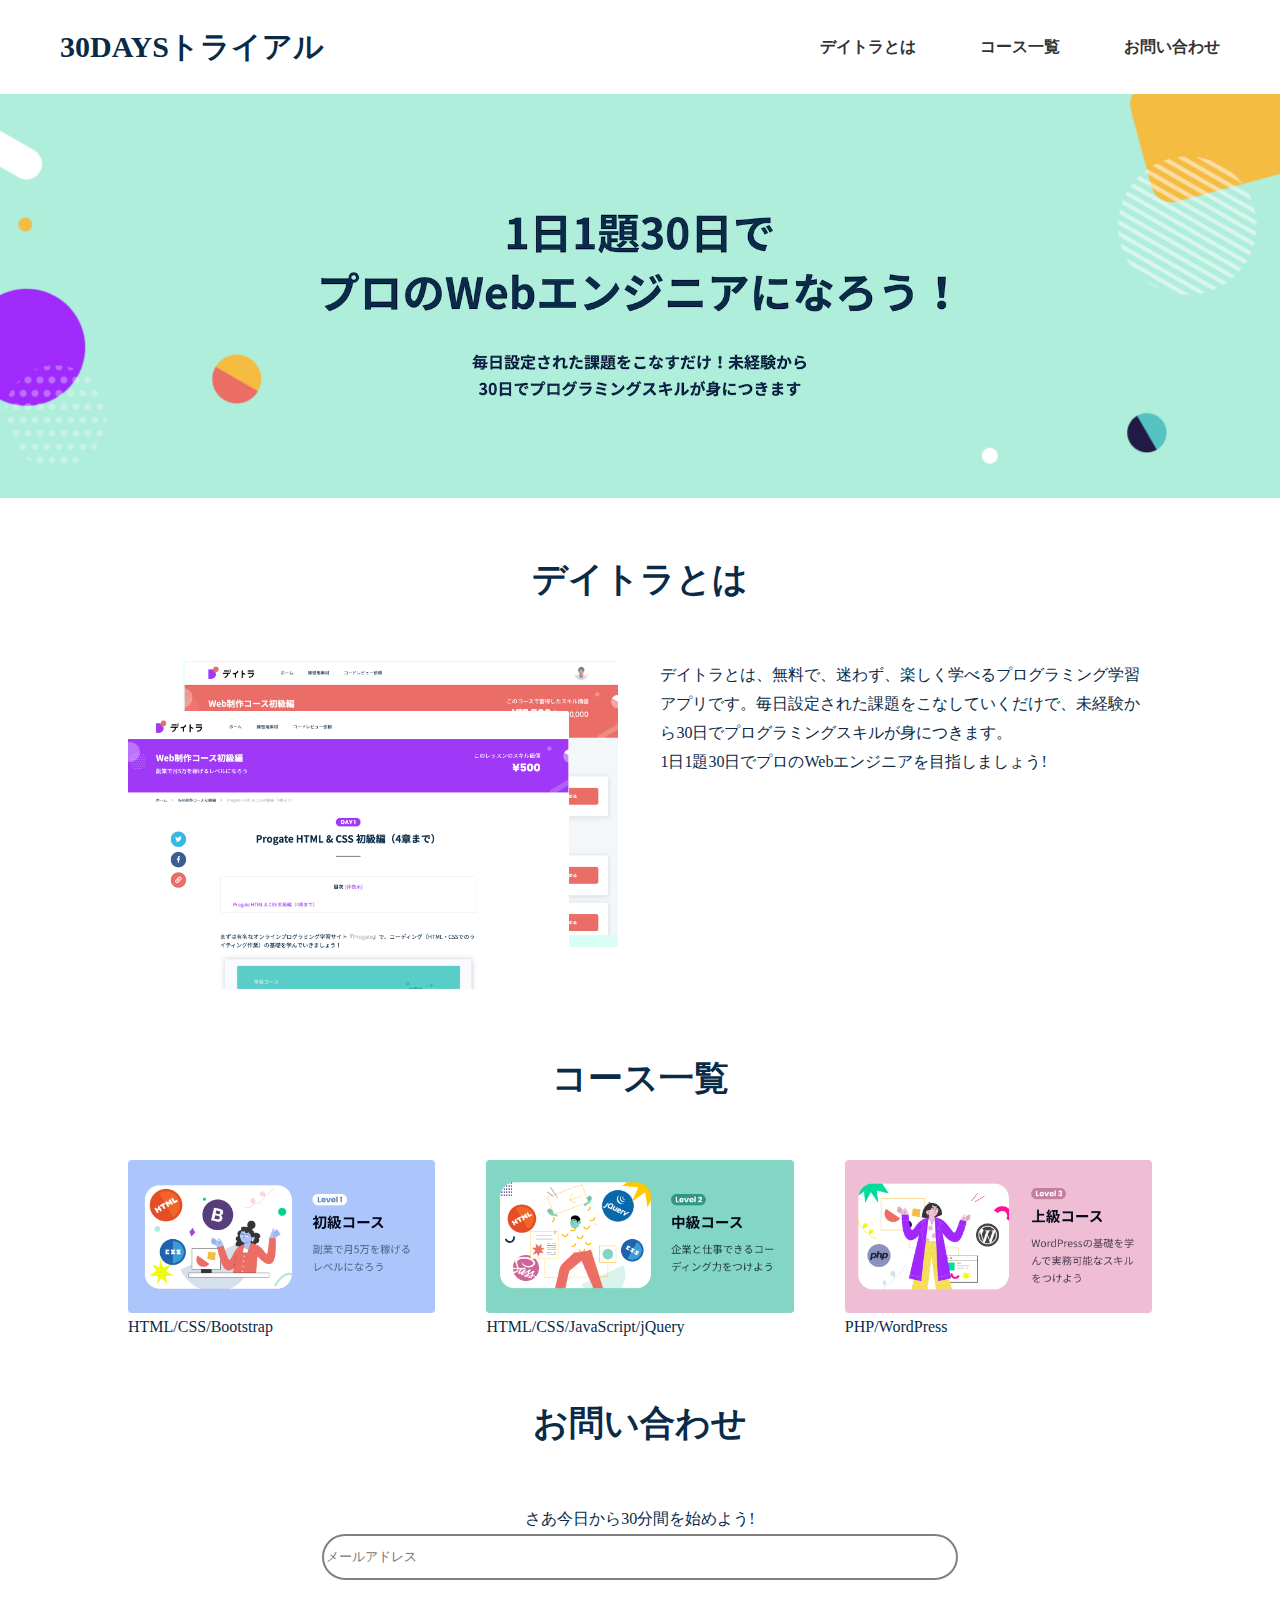
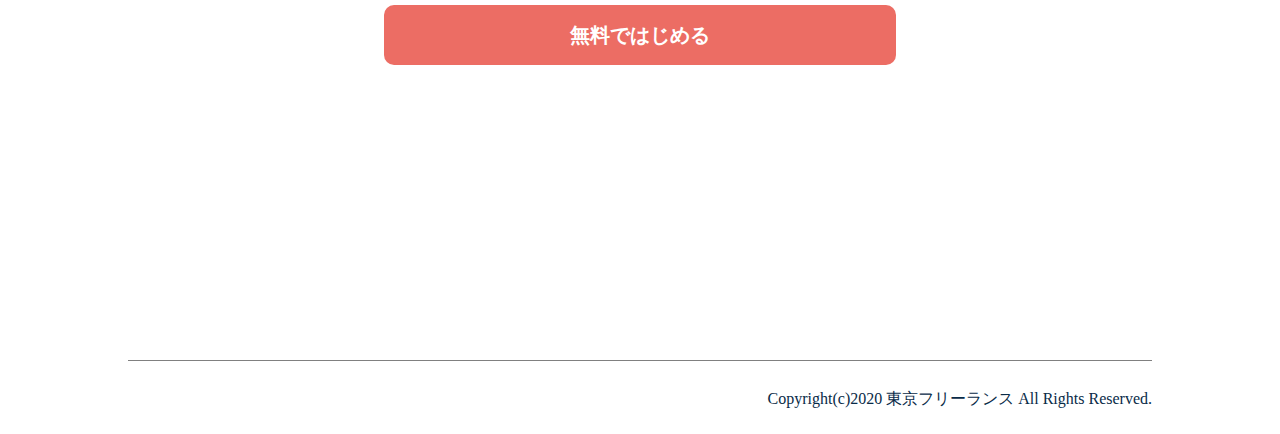
<file: dir/coding-test01_daytra/index.html>
<!doctype html>
<html>
<head>
<meta charset="UTF-8">
<title>無題ドキュメント</title>
<meta name="viewport" content="width=device-width, initial-scale=1">
<meta name="Description" content="無題">
<link rel="stylesheet" href="css/reset.css">
<link rel="stylesheet" href="css/style.css">
<link rel="shortcut icon" href="favicon.ico" type="image/x-icon">
</head>

<body>
<header>
    <h1>30DAYSトライアル</h1>
    <nav>
        <ul>
            <li><a href="#">デイトラとは</a></li>
            <li><a href="#">コース一覧</a></li>
            <li><a href="#">お問い合わせ</a></li>
        </ul>
    </nav>
</header>
<main>
    <h2 class="mv"><img src="img/main-visual.png" alt="main-visual"></h2>
    <h2 class="mv-sp"><img src="img/main-visual-sp.png" alt="mv-sp"></h2>
    <section class="about-day-trial">
        <h2>デイトラとは</h2>
        <div>
            <p class="about-img"><img src="img/about.png" alt="about.png"></p>
            <p class="about-text">デイトラとは、無料で、迷わず、楽しく学べるプログラミング学習アプリです。毎日設定された課題をこなしていくだけで、未経験から30日でプログラミングスキルが身につきます。<br>
                1日1題30日でプロのWebエンジニアを目指しましょう!
            </p>
        </div>
    </section>
    <section class="course">
        <h2>コース一覧</h2>
        <ul>
            <li>
                <img src="img/web_first.png" alt="first">
                <p>HTML/CSS/Bootstrap</p>
            </li>
            <li>
                <img src="img/web_second.png" alt="second">
                <p>HTML/CSS/JavaScript/jQuery</p>
            </li>
            <li>
                <img src="img/web_third.png" alt="third">
                <p>PHP/WordPress</p>
            </li>
        </ul>
    </section>
    <section class="contact">
        <h2>お問い合わせ</h2>
        <p>さあ今日から30分間を始めよう!</p>
        <form method="post">
            <input type="email" placeholder="メールアドレス">
            <button type="submit">無料ではじめる</button>
        </form>
    </section>
</main>
<footer>
    <p>Copyright(c)2020 東京フリーランス All Rights Reserved.</p>
</footer>
</body>
</html>
</file>
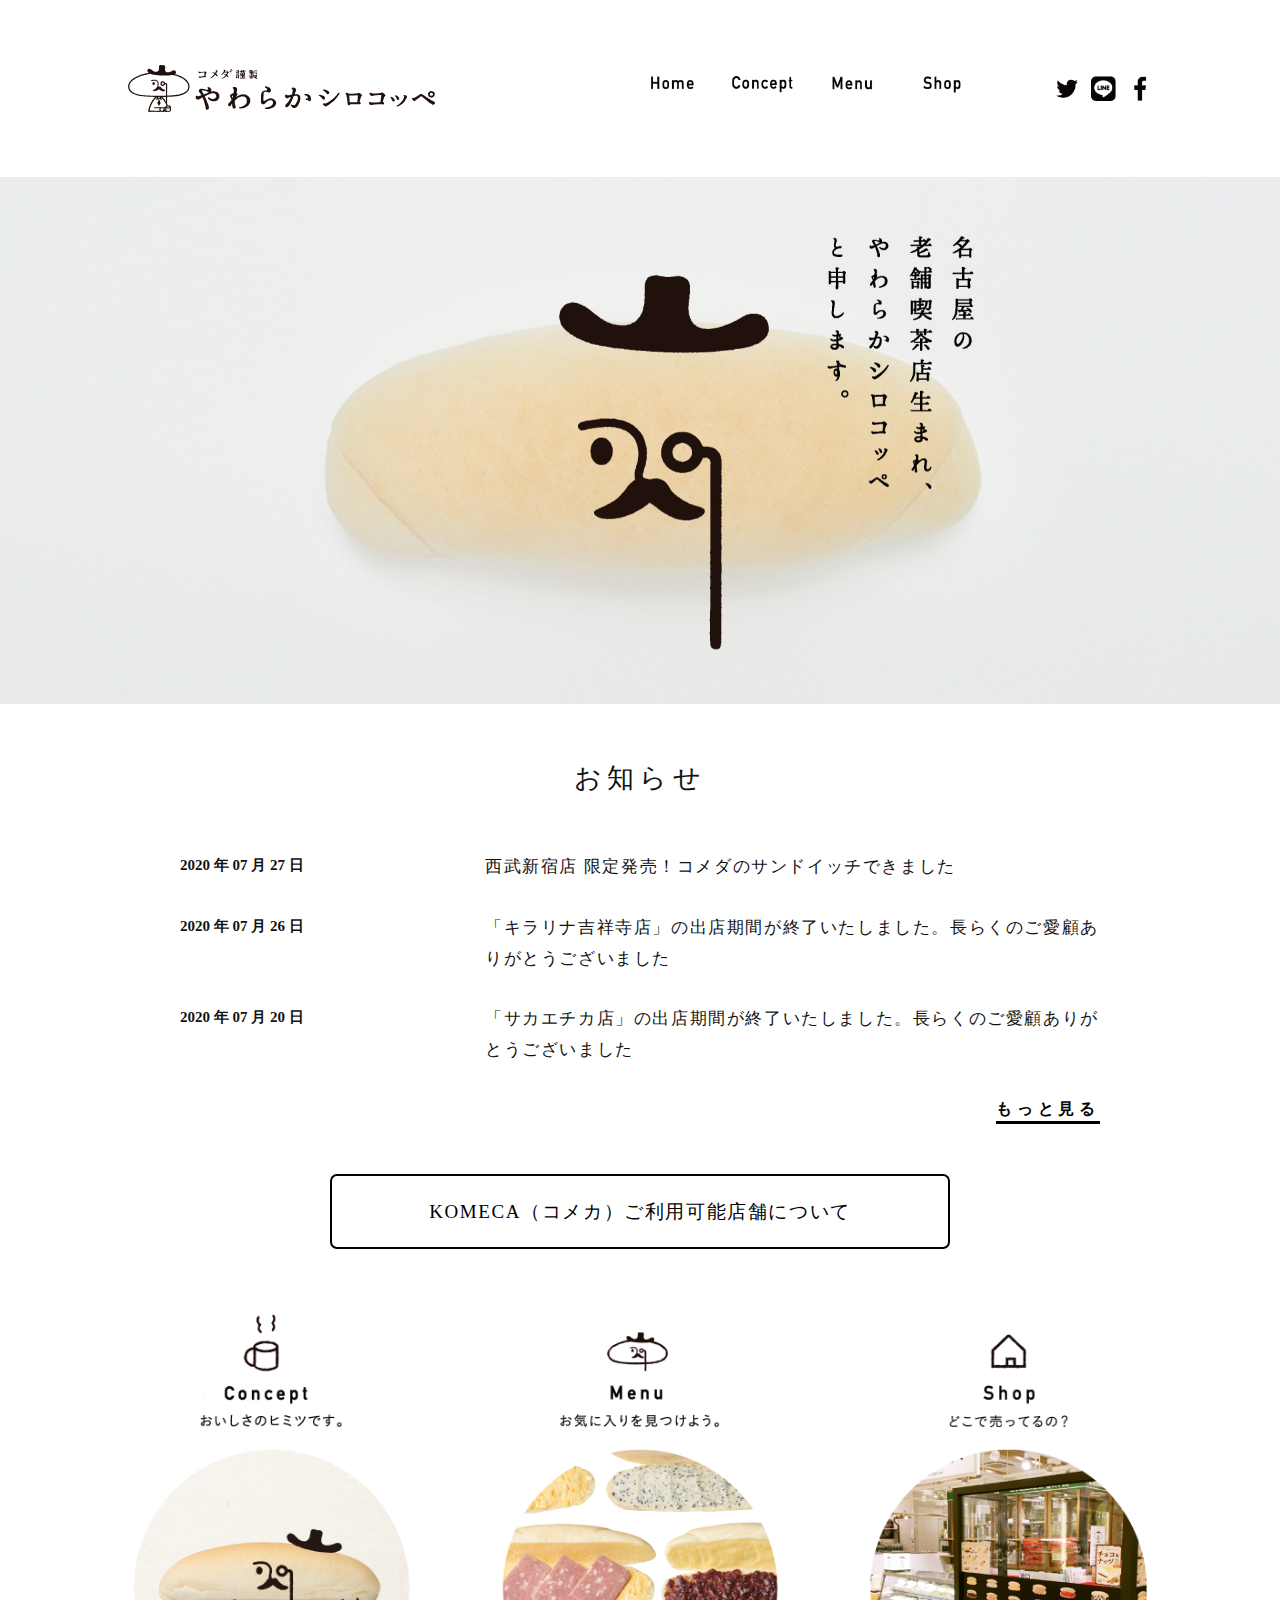
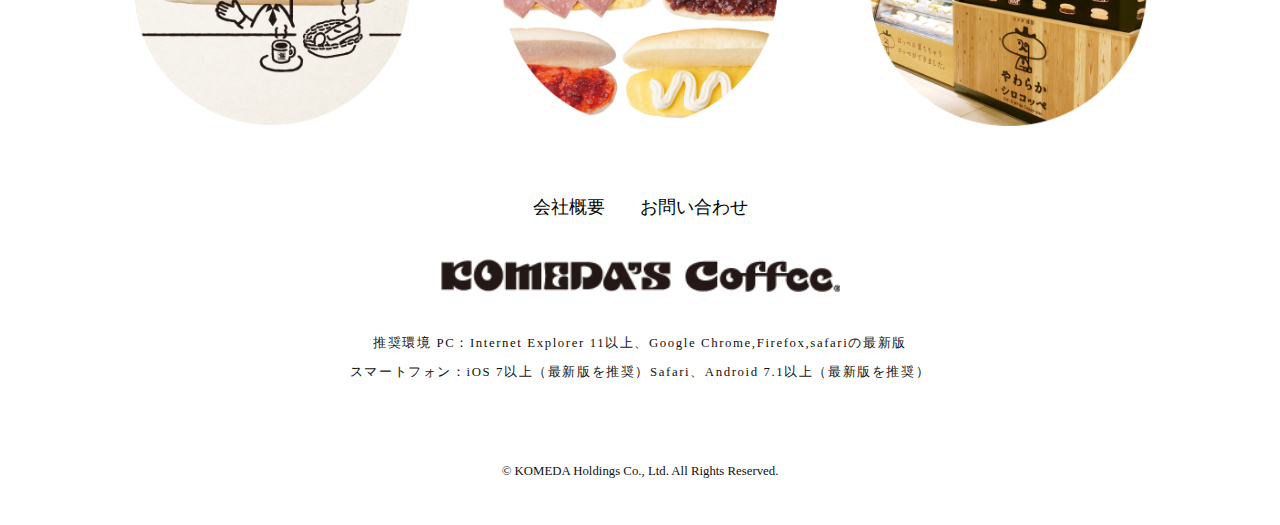
<file: dir/shirokoppe/index.html>
<!DOCTYPE html>
<html lang="ja">
<head>
    <meta charset="UTF-8">
    <meta name="viewport" content="width=device-width, initial-scale=1.0">
    <title>やわらかシロコッペ</title>
    <link rel="stylesheet" href="./css/destyle.css">
    <link rel="stylesheet" href="./css/style.css">
</head>
<body>
    <header class="wrapper header">
        <h1 class="title"><a href="#"><img src="img/header_logo.svg" alt="コメダ謹製 やわらかシロコッペ"></a></h1>
        <div class="nav-container">
            <nav class="main-nav">
                <ul>
                    <li><a href="#"><img src="img/nav_home.png" alt="Home"></a></li>
                    <li><a href="#"><img src="img/nav_concept.png" alt="Concept"></a></li>
                    <li><a href="#"><img src="img/nav_menu.png" alt="Menu"></a></li>
                    <li><a href="#"><img src="img/nav_shop.png" alt="Shop"></a></li>
                </ul>
            </nav>
            <nav class="sns-nav">
                <ul>
                    <li><a href="#"><img src="img/sns_tw.png" alt="Xのリンク"></a></li>
                    <li><a href="#"><img src="img/sns_line.png" alt="LINEのリンク"></a></li>
                    <li><a href="#"><img src="img/sns_fb.png" alt="FaceBookのリンク"></a></li>
                </ul>
            </nav>
        </div>
    </header>
    <main>
        <div>
            <img src="img/main_visual.jpg" alt="名古屋の老舗喫茶店生まれ、やわらかシロコッペと申します。" />
        </div>
        <section class="info">
            <h2 class="info-title">お知らせ</h2>
            <dl class="info-list">
                <div class="info-content">
                    <dt>2020 年 07 月 27 日</dt>
                    <dd>西武新宿店 限定発売！コメダのサンドイッチできました</dd>
                </div>
                <div class="info-content">
                    <dt>2020 年 07 月 26 日</dt>
                    <dd>「キラリナ吉祥寺店」の出店期間が終了いたしました。長らくのご愛顧あ<br>りがとうございました</dd>
                </div>
                <div class="info-content">
                    <dt>2020 年 07 月 20 日</dt>
                    <dd>「サカエチカ店」の出店期間が終了いたしました。長らくのご愛顧ありが<br>とうございました</dd>
                </div>
            </dl>
            <div class="see-more"><a href="#">もっと見る</a></div>
            <a href="#" class="about-comeca">KOMECA（コメカ）ご利用可能店舗について</a>
        </section>
        <section class="wrapper">
            <ul class="menu-box">
                <li class="menu-box-item"><a href="#"><img src="img/img_concept.png" alt="Concept おいしさのヒミツです。"></a></li>
                <li class="menu-box-item"><a href="#"><img src="img/img_menu.png" alt="Menu お気に入りを見つけよう。"></a></li>
                <li class="menu-box-item"><a href="#"><img src="img/img_shop.png" alt="Shop どこで売ってるの？"></a></li>
            </ul>
        </section>
    </main>
    <footer class="footer">
        <div class="footer-links">
            <a href="#">会社概要</a>
            <a href="#">お問い合わせ</a>
        </div>
        <a href="#" class="footer-logo"><img src="img/footer_logo.png" alt="KOMEDA'S Coffee"></a>
        <p class="recommendation"><small>推奨環境  PC：Internet Explorer 11以上、Google Chrome,Firefox,safariの最新版</small></p>
        <p class="recommendation"><small>スマートフォン：iOS 7以上（最新版を推奨）Safari、Android 7.1以上（最新版を推奨）</small></p>
        <p class="copy-right"><small>© KOMEDA Holdings Co., Ltd. All Rights Reserved.</small></p>
    </footer>
</body>
</html>
</file>
<file: dir/coding-test01_daytra/css/style.css>
@charset "utf-8";

html{
    font-size: 100%;
}
body{
    font-size: 16px;
    line-height: 1.8;
    color: #092b48;
}
img{
    max-width: 100%;
    height: auto;
}
a{
    text-decoration: none;
    color: #333333;
}
a:hover{
    /* 透明度 */
    opacity: 0.5;
}

header{
    display: flex;
    padding: 20px 60px;
    justify-content: space-between;
    font-weight: bold;
}

header nav{
    align-content: center;
}

header ul{
    display: flex;
    justify-content: space-between;
    width: 400px;
}

@media(max-width:800px){
    body{
        width: 100%;
    }

    header{
        flex-direction: column;
        padding: 20px 0;
    }

    h1{
        margin: 0 auto;
    }

    header ul{
        width: 80%;
        margin: 0 auto;
    }
}

h1{
    font-size: 30px;
}

.mv{
    width: 100%;
    margin: 0;
}

.mv-sp{
    display: none;
}

@media(max-width:800px){
    .mv{
        display: none;
    }

    .mv-sp{
        display: block;
        margin-top: 0;
        margin-bottom: 100px;
    }
}

.about-day-trial{
    width: 80%;
    margin: 0 auto;
}

h2{
    margin: 50px 0;
    font-size: 35px;
    font-weight: bold;
    text-align: center;
}

.about-day-trial div{
    display: flex;
    justify-content: space-between;
}

.about-img{
    width: 48%;
}

.about-img img{
    width: 100%;
}

@media(max-width:800px){
.about-day-trial{
    width: 90%;
}

    .about-day-trial div{
        flex-direction: column;

    }

    .about-day-trial p{
        width: 100%;
    }

    .about-text{
        margin-top: 50px;
    }
}

.about-text{
    width: 48%;
}

.course{
    width: 80%;
    margin: 0 auto;
}

.course ul{
    display: flex;
    justify-content: space-between;
}

.course li{
    width: 30%;
}

@media(max-width:800px){
    .course{
        width: 90%;
    }

    .course ul{
        flex-direction: column;
    }

    .course li{
        width: 100%;
        margin-bottom: 30px;
    }
}

.contact{
    margin: 0 auto;
    width: 50%;
    text-align: center;
    padding-bottom: 300px;
}

form{
    width: 100%;
}

input{
    display: block;
    margin: 0 auto;
    width: 98%;
    height: 40px;
    border: gray 2px solid;
    border-radius: 9999px;
}

button{
    width: 80%;
    height: 60px;
    margin-top: 25px;
    background-color: #ec6d64;
    color: white;
    font-weight: bold;
    font-size: 20px;
    border-radius: 10px;
}

@media(max-width:800px){
    .contact{
        width: 90%;
        padding-bottom: 150px;
    }

    .contact p{
        margin-bottom: 20px;
    }

    button{
        width: 100%;
    }
}

footer{
    width: 80%;
    margin: 0 auto;
}

footer p{
    text-align: right;
    margin: 20px 0;
    position: relative;
}

footer p::before{
    content: '';
    display: block;
    width: 100%;
    height: 1px;
    position: absolute;
    top: -25px;
    background-color: gray;
}

@media(max-width:800px){
    footer p{
        font-size: 10px;
        text-align: center;
    }
}
</file>
<file: dir/shirokoppe/css/style.css>
@charset "utf-8";

/*共通事項
--------------------*/
html{
	font-size: 100%;
}
body{
	color: #111;
	line-height: 1.8;
}
img{
	height: auto;
	width: 100%;
}
a{
	text-decoration: none;
	color: #000000;
	transition: 0.2s;
}
a:hover{
	opacity: 0.5;
	transition: 0.3s;
}

.wrapper{
	width: 80%;
	max-width: 1250px;
	margin: auto;
}
.header{
	display: flex;
	justify-content: space-between;
	padding: 65px 0;
	align-items: center;
}
.title{
	width: 30%;
}
.nav-container{
	width: 50%;
	display: flex;
	justify-content: space-between;
}
.main-nav{
	width: 65%;
}
.main-nav ul{
	display: flex;
	justify-content: space-between;
	align-items: center;
}
.main-nav li{
	width: 19%;
}
.main-nav a{
	display: flex;
}
.sns-nav{
	width: 19%;
}
.sns-nav ul{
	display: flex;
	justify-content: space-between;
}
.sns-nav li{
	width: 25%;
}
.sns-nav a{
	display: flex;
}
.info{
	letter-spacing: 0.1em;
}
.info-title{
	font-size: 27px;
	font-weight: 550;
	text-align: center;
	margin: 50px 0;
	letter-spacing: 0.2em;
}
.info-list{
	width: 920px;
	margin: auto;
}
.info-content{
	display: flex;
	justify-content: space-between;
}
.info-list dt{
	font-weight: bold;
	font-size: 15px;
	letter-spacing: 0;
}
.info-list dd{
	font-size: 17px;
	margin-bottom: 30px;
	width: 615px;
}
.see-more{
	width: 920px;
	margin: auto;
	text-align: right;
	font-weight: bold;
	margin-bottom: 50px;
}
.see-more a{
	border-bottom: 3px solid black;
	padding-bottom: 4px;
	letter-spacing: 0.3em;
}
.about-comeca{
	width: 620px;
    height: 75px;
    margin: auto;
    font-size: 19px;
    border: 2px solid black;
    border-radius: 7px;
    display: block;
    text-align: center;
    align-content: center;
	margin-bottom: 65px;
}
.menu-box{
	display: flex;
	justify-content: space-between;
}
.menu-box-item{
	width: 28%;
}
.footer{
	text-align: center;
}
.footer-links{
	width: 215px;
	display: flex;
	justify-content: space-between;
	margin: 65px auto 0;
	font-size: 18px;
}
.footer-logo{
	width: 400px;
	margin: 35px auto;
	display: block;
}
.footer-logo img{
	width: 100%;
}
.recommendation{
	letter-spacing: 0.1em;
}
.copy-right{
	margin: 70px 0 40px;
}
</file>
<file: dir/shirokoppe/css/destyle.css>
/*! destyle.css v4.0.0 | MIT License | https://github.com/nicolas-cusan/destyle.css */

/* Reset box-model and set borders */
/* ============================================ */

*,
::before,
::after {
  box-sizing: border-box;
  border-style: solid;
  border-width: 0;
}

/* Document */
/* ============================================ */

/**
 * 1. Correct the line height in all browsers.
 * 2. Prevent adjustments of font size after orientation changes in iOS.
 * 3. Remove gray overlay on links for iOS.
 */

html {
  line-height: 1.15; /* 1 */
  -webkit-text-size-adjust: 100%; /* 2 */
  -webkit-tap-highlight-color: transparent; /* 3*/
}

/* Sections */
/* ============================================ */

/**
 * Remove the margin in all browsers.
 */

body {
  margin: 0;
}

/**
 * Render the `main` element consistently in IE.
 */

main {
  display: block;
}

/* Vertical rhythm */
/* ============================================ */

p,
table,
blockquote,
address,
pre,
iframe,
form,
figure,
dl {
  margin: 0;
}

/* Headings */
/* ============================================ */

h1,
h2,
h3,
h4,
h5,
h6 {
  font-size: inherit;
  font-weight: inherit;
  margin: 0;
}

/* Lists (enumeration) */
/* ============================================ */

ul,
ol {
  margin: 0;
  padding: 0;
  list-style: none;
}

/* Lists (definition) */
/* ============================================ */

dt {
  font-weight: bold;
}

dd {
  margin-left: 0;
}

/* Grouping content */
/* ============================================ */

/**
 * 1. Add the correct box sizing in Firefox.
 * 2. Show the overflow in Edge and IE.
 */

hr {
  box-sizing: content-box; /* 1 */
  height: 0; /* 1 */
  overflow: visible; /* 2 */
  border-top-width: 1px;
  margin: 0;
  clear: both;
  color: inherit;
}

/**
 * 1. Correct the inheritance and scaling of font size in all browsers.
 * 2. Correct the odd `em` font sizing in all browsers.
 */

pre {
  font-family: monospace, monospace; /* 1 */
  font-size: inherit; /* 2 */
}

address {
  font-style: inherit;
}

/* Text-level semantics */
/* ============================================ */

/**
 * Remove the gray background on active links in IE 10.
 */

a {
  background-color: transparent;
  text-decoration: none;
  color: inherit;
}

/**
 * 1. Remove the bottom border in Chrome 57-
 * 2. Add the correct text decoration in Chrome, Edge, IE, Opera, and Safari.
 */

abbr[title] {
  text-decoration: underline dotted; /* 2 */
}

/**
 * Add the correct font weight in Chrome, Edge, and Safari.
 */

b,
strong {
  font-weight: bolder;
}

/**
 * 1. Correct the inheritance and scaling of font size in all browsers.
 * 2. Correct the odd `em` font sizing in all browsers.
 */

code,
kbd,
samp {
  font-family: monospace, monospace; /* 1 */
  font-size: inherit; /* 2 */
}

/**
 * Add the correct font size in all browsers.
 */

small {
  font-size: 80%;
}

/**
 * Prevent `sub` and `sup` elements from affecting the line height in
 * all browsers.
 */

sub,
sup {
  font-size: 75%;
  line-height: 0;
  position: relative;
  vertical-align: baseline;
}

sub {
  bottom: -0.25em;
}

sup {
  top: -0.5em;
}

/* Replaced content */
/* ============================================ */

/**
 * Prevent vertical alignment issues.
 */

svg,
img,
embed,
object,
iframe {
  vertical-align: bottom;
}

/* Forms */
/* ============================================ */

/**
 * Reset form fields to make them styleable.
 * 1. Make form elements stylable across systems iOS especially.
 * 2. Inherit text-transform from parent.
 */

button,
input,
optgroup,
select,
textarea {
  -webkit-appearance: none; /* 1 */
  appearance: none;
  vertical-align: middle;
  color: inherit;
  font: inherit;
  background: transparent;
  padding: 0;
  margin: 0;
  border-radius: 0;
  text-align: inherit;
  text-transform: inherit; /* 2 */
}

/**
 * Correct cursors for clickable elements.
 */

button,
[type="button"],
[type="reset"],
[type="submit"] {
  cursor: pointer;
}

button:disabled,
[type="button"]:disabled,
[type="reset"]:disabled,
[type="submit"]:disabled {
  cursor: default;
}

/**
 * Improve outlines for Firefox and unify style with input elements & buttons.
 */

:-moz-focusring {
  outline: auto;
}

select:disabled {
  opacity: inherit;
}

/**
 * Remove padding
 */

option {
  padding: 0;
}

/**
 * Reset to invisible
 */

fieldset {
  margin: 0;
  padding: 0;
  min-width: 0;
}

legend {
  padding: 0;
}

/**
 * Add the correct vertical alignment in Chrome, Firefox, and Opera.
 */

progress {
  vertical-align: baseline;
}

/**
 * Remove the default vertical scrollbar in IE 10+.
 */

textarea {
  overflow: auto;
}

/**
 * Correct the cursor style of increment and decrement buttons in Chrome.
 */

[type="number"]::-webkit-inner-spin-button,
[type="number"]::-webkit-outer-spin-button {
  height: auto;
}

/**
 * Correct the outline style in Safari.
 */

[type="search"] {
  outline-offset: -2px; /* 1 */
}

/**
 * Remove the inner padding in Chrome and Safari on macOS.
 */

[type="search"]::-webkit-search-decoration {
  -webkit-appearance: none;
}

/**
 * 1. Correct the inability to style clickable types in iOS and Safari.
 * 2. Fix font inheritance.
 */

::-webkit-file-upload-button {
  -webkit-appearance: button; /* 1 */
  font: inherit; /* 2 */
}

/**
 * Fix appearance for Firefox
 */
[type="number"] {
  -moz-appearance: textfield;
}

/**
 * Clickable labels
 */

label[for] {
  cursor: pointer;
}

/* Interactive */
/* ============================================ */

/*
 * Add the correct display in Edge, IE 10+, and Firefox.
 */

details {
  display: block;
}

/*
 * Add the correct display in all browsers.
 */

summary {
  display: list-item;
}

/*
 * Remove outline for editable content.
 */

[contenteditable]:focus {
  outline: auto;
}

/* Tables */
/* ============================================ */

/**
1. Correct table border color inheritance in all Chrome and Safari.
*/

table {
  border-color: inherit; /* 1 */
  border-collapse: collapse;
}

caption {
  text-align: left;
}

td,
th {
  vertical-align: top;
  padding: 0;
}

th {
  text-align: left;
  font-weight: bold;
}
</file>
